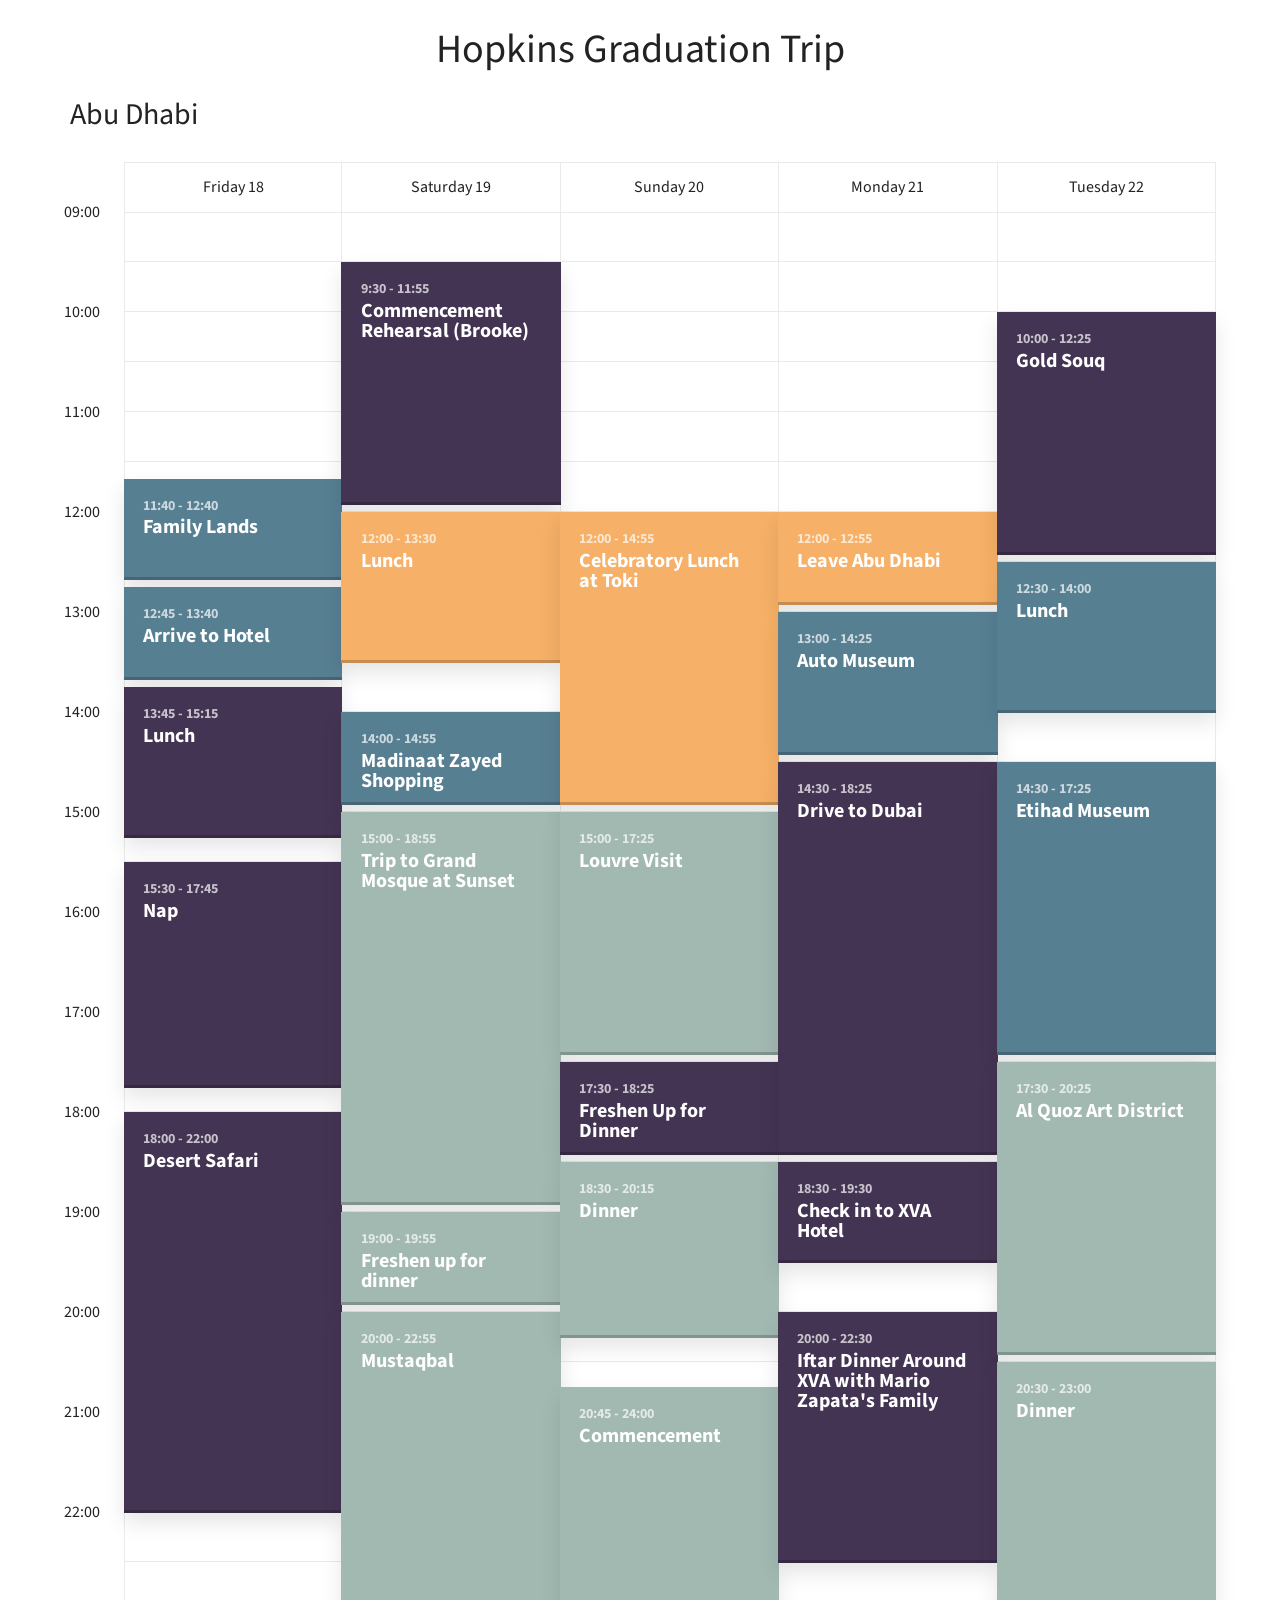
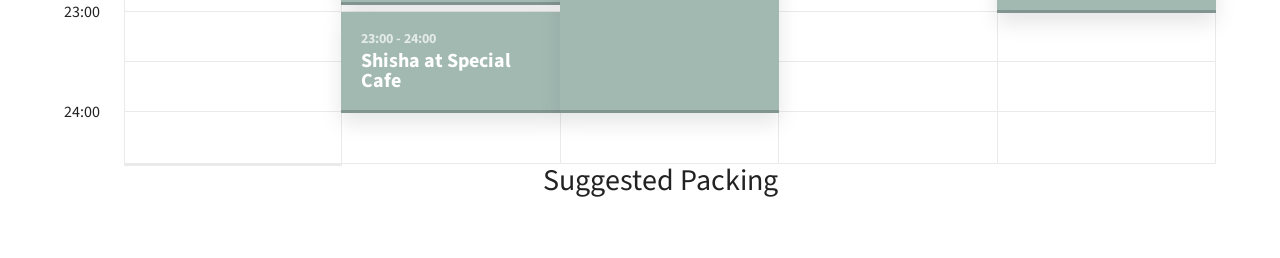
<file: index.html>
<!doctype html>
<html lang="en" class="no-js">
<head>
	<meta charset="UTF-8">
	<meta name="viewport" content="width=device-width, initial-scale=1">

	<link href="https://fonts.googleapis.com/css?family=Source+Sans+Pro:400,600" rel="stylesheet">
	<link rel="stylesheet" href="css/reset.css"> <!-- CSS reset -->
	<link rel="stylesheet" href="css/style.css"> <!-- Resource style -->

	<title>Hopkins Graduation Trip</title>
</head>
<body>
<h1 class="title">Hopkins Graduation Trip</h1>


<h1 class="location">Abu Dhabi</h1>
<div class="cd-schedule loading">
	<div class="timeline">
		<ul>
			<li><span>09:00</span></li>
			<li><span>09:30</span></li>
			<li><span>10:00</span></li>
			<li><span>10:30</span></li>
			<li><span>11:00</span></li>
			<li><span>11:30</span></li>
			<li><span>12:00</span></li>
			<li><span>12:30</span></li>
			<li><span>13:00</span></li>
			<li><span>13:30</span></li>
			<li><span>14:00</span></li>
			<li><span>14:30</span></li>
			<li><span>15:00</span></li>
			<li><span>15:30</span></li>
			<li><span>16:00</span></li>
			<li><span>16:30</span></li>
			<li><span>17:00</span></li>
			<li><span>17:30</span></li>
			<li><span>18:00</span></li>
			<li><span>18:30</span></li>
			<li><span>19:00</span></li>
			<li><span>19:30</span></li>
			<li><span>20:00</span></li>
			<li><span>20:30</span></li>
			<li><span>21:00</span></li>
			<li><span>21:30</span></li>
			<li><span>22:00</span></li>
			<li><span>22:30</span></li>
			<li><span>23:00</span></li>
			<li><span>23:30</span></li>
			<li><span>24:00</span></li>
		</ul>
	</div> <!-- .timeline -->

	<div class="events">
		<ul>
			<li class="events-group">
				<div class="top-info"><span>Friday 18</span></div>

				<ul>
					<li class="single-event" data-start="11:40" data-end="12:40" data-content="event-family-landing" data-event="event-1">
						<a href="#0">
							<em class="event-name">Family Lands</em>
						</a>
					</li>

					<li class="single-event" data-start="12:45" data-end="13:40" data-content="event-rowing-workout" data-event="event-1">
						<a href="#0">
							<em class="event-name">Arrive to Hotel</em>
						</a>
					</li>

					<li class="single-event" data-start="13:45" data-end="15:15"  data-content="event-lunch" data-event="event-2">
						<a href="#0">
							<em class="event-name">Lunch</em>
						</a>
					</li>
					<li class="single-event" data-start="15:30" data-end="17:45"  data-content="event-empty" data-event="event-2">
						<a href="#0">
							<em class="event-name">Nap</em>
						</a>
					</li>
					<li class="single-event" data-start="18:00" data-end="22:00"  data-content="event-desert-safari" data-event="event-2">
						<a href="#0">
							<em class="event-name">Desert Safari</em>
						</a>
					</li>
				</ul>
			</li>

			<li class="events-group">
				<div class="top-info"><span>Saturday 19</span></div>

				<ul>
					<li class="single-event" data-start="9:30" data-end="11:55"  data-content="event-commencement-rehersal" data-event="event-2">
						<a href="#0">
							<em class="event-name">Commencement Rehearsal (Brooke)</em>
						</a>
					</li>

					<li class="single-event" data-start="12:00" data-end="13:30"  data-content="event-lunch-sat" data-event="event-4">
						<a href="#0">
							<em class="event-name">Lunch</em>
						</a>
					</li>

					<li class="single-event" data-start="14:00" data-end="14:55" data-content="event-madinaat" data-event="event-1">
						<a href="#0">
							<em class="event-name">Madinaat Zayed Shopping</em>
						</a>
					</li>

					<li class="single-event" data-start="15:00" data-end="18:55"  data-content="event-mosque" data-event="event-3">
						<a href="#0">
							<em class="event-name">Trip to Grand Mosque at Sunset</em>
						</a>
					</li>
					<li class="single-event" data-start="19:00" data-end="19:55"  data-content="event-yoga-1" data-event="event-3">
						<a href="#0">
							<em class="event-name">Freshen up for dinner</em>
						</a>
					</li>
					<li class="single-event" data-start="20:00" data-end="22:55"  data-content="event-yoga-1" data-event="event-3">
						<a href="#0">
							<em class="event-name">Mustaqbal</em>
						</a>
					</li>
					<li class="single-event" data-start="23:00" data-end="24:00"  data-content="event-yoga-1" data-event="event-3">
						<a href="#0">
							<em class="event-name">Shisha at Special Cafe</em>
						</a>
					</li>
				</ul>
			</li>

			<li class="events-group">
				<div class="top-info"><span>Sunday 20</span></div>

				<ul>
					<li class="single-event" data-start="12:00" data-end="14:55" data-content="event-restorative-yoga" data-event="event-4">
						<a href="#0">
							<em class="event-name">Celebratory Lunch at Toki</em>
						</a>
					</li>

					<li class="single-event" data-start="15:00" data-end="17:25" data-content="event-yoga-1" data-event="event-3">
						<a href="#0">
							<em class="event-name">Louvre Visit</em>
						</a>
					</li>

					<li class="single-event" data-start="17:30" data-end="18:25"  data-content="event-rowing-workout" data-event="event-2">
						<a href="#0">
							<em class="event-name">Freshen Up for Dinner</em>
						</a>
					</li>

					<li class="single-event" data-start="18:30" data-end="20:15" data-content="event-yoga-1" data-event="event-3">
						<a href="#0">
							<em class="event-name">Dinner</em>
						</a>
					</li>
					<li class="single-event" data-start="20:45" data-end="24:00" data-content="event-yoga-1" data-event="event-3">
						<a href="#0">
							<em class="event-name">Commencement</em>
						</a>
					</li>
				</ul>
			</li>

			<li class="events-group">
				<div class="top-info"><span>Monday 21</span></div>

				<ul>

					<li class="single-event" data-start="12:00" data-end="12:55" data-content="event-restorative-yoga" data-event="event-4">
						<a href="#0">
							<em class="event-name">Leave Abu Dhabi</em>
						</a>
					</li>

					<li class="single-event" data-start="13:00" data-end="14:25" data-content="event-abs-circuit" data-event="event-1">
						<a href="#0">
							<em class="event-name">Auto Museum</em>
						</a>
					</li>

					<li class="single-event" data-start="14:30" data-end="18:25"  data-content="event-rowing-workout" data-event="event-2">
						<a href="#0">
							<em class="event-name">Drive to Dubai</em>
						</a>
					</li>
					<li class="single-event" data-start="18:30" data-end="19:30"  data-content="event-rowing-workout" data-event="event-2">
						<a href="#0">
							<em class="event-name">Check in to XVA Hotel</em>
						</a>
					</li>
					<li class="single-event" data-start="20:00" data-end="22:30"  data-content="event-rowing-workout" data-event="event-2">
						<a href="#0">
							<em class="event-name">Iftar Dinner Around XVA with Mario Zapata's Family</em>
						</a>
					</li>
				</ul>
			</li>

			<li class="events-group">
				<div class="top-info"><span>Tuesday 22</span></div>

				<ul>
					<li class="single-event" data-start="10:00" data-end="12:25"  data-content="event-rowing-workout" data-event="event-2">
						<a href="#0">
							<em class="event-name">Gold Souq</em>
						</a>
					</li>

					<li class="single-event" data-start="12:30" data-end="14:00" data-content="event-abs-circuit" data-event="event-1">
						<a href="#0">
							<em class="event-name">Lunch</em>
						</a>
					</li>
					<li class="single-event" data-start="14:30" data-end="17:25" data-content="event-abs-circuit" data-event="event-1">
						<a href="#0">
							<em class="event-name">Etihad Museum</em>
						</a>
					</li>

					<li class="single-event" data-start="17:30" data-end="20:25"  data-content="event-yoga-1" data-event="event-3">
						<a href="#0">
							<em class="event-name">Al Quoz Art District</em>
						</a>
					</li>
					<li class="single-event" data-start="20:30" data-end="23:00"  data-content="event-yoga-1" data-event="event-3">
						<a href="#0">
							<em class="event-name">Dinner</em>
						</a>
					</li>
				</ul>
			</li>
			<li class="events-group">
	<div class="event-modal">
		<header class="header">
			<div class="content">
				<span class="event-date"></span>
				<h3 class="event-name"></h3>
			</div>

			<div class="header-bg"></div>
		</header>

		<div class="body">
			<div class="event-info"></div>
			<div class="body-bg"></div>
		</div>

		<a href="#0" class="close">Close</a>
	</div>

	<div class="cover-layer"></div>
</div> <!-- .cd-schedule -->






<h1 class="info-section">Suggested Packing</h1>









<script src="js/modernizr.js"></script>
<script src="https://ajax.googleapis.com/ajax/libs/jquery/3.0.0/jquery.min.js"></script>
<script>
	if( !window.jQuery ) document.write('<script src="js/jquery-3.0.0.min.js"><\/script>');
</script>
<script src="js/main.js"></script> <!-- Resource jQuery -->
</body>
</html>
</file>
<file: css/style.css>
/* --------------------------------

Primary style

-------------------------------- */
*, *::after, *::before {
  box-sizing: border-box;
}

html {
  font-size: 62.5%;
}

body {
  font-size: 1.6rem;
  font-family: "Source Sans Pro", sans-serif;
  color: #222222;
  background-color: white;
}

a {
  color: #A2B9B2;
  text-decoration: none;
}

/* --------------------------------

Title style

-------------------------------- */

.title {
  text-align: center;
  font-size: 4rem;
  margin: 3rem;
}

.location{
  text-align: left;
  font-size: 3rem;
  margin: 3rem;
  margin-left: 70px;

}
.info-section{
  text-align: center;
  font-size: 3rem;
  margin: 3rem;
  margin-left: 70px;

}
/* --------------------------------

Main Components

-------------------------------- */
.cd-schedule {
  position: relative;
  margin: 2em 0;
}

.cd-schedule::before {
  /* never visible - this is used in js to check the current MQ */
  content: 'mobile';
  display: none;
}

@media only screen and (min-width: 800px) {
  .cd-schedule {
    width: 90%;
    max-width: 1400px;
    margin: 2em auto;
  }
  .cd-schedule::after {
    clear: both;
    content: "";
    display: block;
  }
  .cd-schedule::before {
    content: 'desktop';
  }
}

.cd-schedule .timeline {
  display: none;
}

@media only screen and (min-width: 800px) {
  .cd-schedule .timeline {
    display: block;
    position: absolute;
    top: 0;
    left: 0;
    height: 100%;
    width: 100%;
    padding-top: 50px;
  }
  .cd-schedule .timeline li {
    position: relative;
    height: 50px;
  }
  .cd-schedule .timeline li::after {
    /* this is used to create the table horizontal lines */
    content: '';
    position: absolute;
    bottom: 0;
    left: 0;
    width: 100%;
    height: 1px;
    background: #EAEAEA;
  }
  .cd-schedule .timeline li:last-of-type::after {
    display: none;
  }
  .cd-schedule .timeline li span {
    display: none;
  }
}

@media only screen and (min-width: 1000px) {
  .cd-schedule .timeline li::after {
    width: calc(100% - 60px);
    left: 60px;
  }
  .cd-schedule .timeline li span {
    display: inline-block;
    -webkit-transform: translateY(-50%);
        -ms-transform: translateY(-50%);
            transform: translateY(-50%);
  }
  .cd-schedule .timeline li:nth-of-type(2n) span {
    display: none;
  }
}

.cd-schedule .events {
  position: relative;
  z-index: 1;
}

.cd-schedule .events .events-group {
  margin-bottom: 30px;
}

.cd-schedule .events .top-info {
  width: 100%;
  padding: 0 5%;
}

.cd-schedule .events .top-info > span {
  display: inline-block;
  line-height: 1.2;
  margin-bottom: 10px;
  font-weight: bold;
}

.cd-schedule .events .events-group > ul {
  position: relative;
  padding: 0 5%;
  /* force its children to stay on one line */
  display: -webkit-box;
  display: -ms-flexbox;
  display: flex;
  overflow-x: scroll;
  -webkit-overflow-scrolling: touch;
}

.cd-schedule .events .events-group > ul::after {
  /* never visible - used to add a right padding to .events-group > ul */
  display: inline-block;
  content: '-';
  width: 1px;
  height: 100%;
  opacity: 0;
  color: transparent;
}

.cd-schedule .events .single-event {
  /* force them to stay on one line */
  -ms-flex-negative: 0;
      flex-shrink: 0;
  float: left;
  height: 150px;
  width: 70%;
  max-width: 300px;
  box-shadow: inset 0 -3px 0 rgba(0, 0, 0, 0.2);
  margin-right: 20px;
  -webkit-transition: opacity .2s, background .2s;
  transition: opacity .2s, background .2s;
}

.cd-schedule .events .single-event:last-of-type {
  margin-right: 5%;
}

.cd-schedule .events .single-event a {
  display: block;
  height: 100%;
  padding: .8em;
}

@media only screen and (min-width: 550px) {
  .cd-schedule .events .single-event {
    width: 40%;
  }
}

@media only screen and (min-width: 800px) {
  .cd-schedule .events {
    float: left;
    width: 100%;
  }
  .cd-schedule .events .events-group {
    width: 20%;
    float: left;
    border: 1px solid #EAEAEA;
    /* reset style */
    margin-bottom: 0;
  }
  .cd-schedule .events .events-group:not(:first-of-type) {
    border-left-width: 0;
  }
  .cd-schedule .events .top-info {
    /* vertically center its content */
    display: table;
    height: 50px;
    border-bottom: 1px solid #EAEAEA;
    /* reset style */
    padding: 0;
  }
  .cd-schedule .events .top-info > span {
    /* vertically center inside its parent */
    display: table-cell;
    vertical-align: middle;
    padding: 0 .5em;
    text-align: center;
    /* reset style */
    font-weight: normal;
    margin-bottom: 0;
  }
  .cd-schedule .events .events-group > ul {
    height: 1550px;
    /* reset style */
    display: block;
    overflow: visible;
    padding: 0;
  }
  .cd-schedule .events .events-group > ul::after {
    clear: both;
    content: "";
    display: block;
  }
  .cd-schedule .events .events-group > ul::after {
    /* reset style */
    display: none;
  }
  .cd-schedule .events .single-event {
    position: absolute;
    z-index: 3;
    /* top position and height will be set using js */
    width: calc(100% + 2px);
    left: -1px;
    box-shadow: 0 10px 20px rgba(0, 0, 0, 0.1), inset 0 -3px 0 rgba(0, 0, 0, 0.2);
    /* reset style */
    -ms-flex-negative: 1;
        flex-shrink: 1;
    height: auto;
    max-width: none;
    margin-right: 0;
  }
  .cd-schedule .events .single-event a {
    padding: 1.2em;
  }
  .cd-schedule .events .single-event:last-of-type {
    /* reset style */
    margin-right: 0;
  }
  .cd-schedule .events .single-event.selected-event {
    /* the .selected-event class is added when an user select the event */
    visibility: hidden;
  }
}

@media only screen and (min-width: 1000px) {
  .cd-schedule .events {
    /* 60px is the .timeline element width */
    width: calc(100% - 60px);
    margin-left: 60px;
  }
}

.cd-schedule.loading .events .single-event {
  /* the class .loading is added by default to the .cd-schedule element
	   it is removed as soon as the single events are placed in the schedule plan (using javascript) */
  opacity: 0;
}

.cd-schedule .event-name,
.cd-schedule .event-date {
  display: block;
  color: white;
  font-weight: bold;
  -webkit-font-smoothing: antialiased;
  -moz-osx-font-smoothing: grayscale;
}

.cd-schedule .event-name {
  font-size: 2.4rem;
}

@media only screen and (min-width: 800px) {
  .cd-schedule .event-name {
    font-size: 2rem;
  }
}

.cd-schedule .event-date {
  /* they are not included in the the HTML but added using JavScript */
  font-size: 1.4rem;
  opacity: .7;
  line-height: 1.2;
  margin-bottom: .2em;
}

.cd-schedule .single-event[data-event="event-1"],
.cd-schedule [data-event="event-1"] .header-bg {
  /* this is used to set a background color for the event and the modal window */
  background: #577F92;
}

.cd-schedule .single-event[data-event="event-1"]:hover {
  background: #618da1;
}

.cd-schedule .single-event[data-event="event-2"],
.cd-schedule [data-event="event-2"] .header-bg {
  background: #443453;
}

.cd-schedule .single-event[data-event="event-2"]:hover {
  background: #513e63;
}

.cd-schedule .single-event[data-event="event-3"],
.cd-schedule [data-event="event-3"] .header-bg {
  background: #A2B9B2;
}

.cd-schedule .single-event[data-event="event-3"]:hover {
  background: #b1c4be;
}

.cd-schedule .single-event[data-event="event-4"],
.cd-schedule [data-event="event-4"] .header-bg {
  background: #f6b067;
}

.cd-schedule .single-event[data-event="event-4"]:hover {
  background: #f7bd7f;
}

.cd-schedule .event-modal {
  position: fixed;
  z-index: 3;
  top: 0;
  right: 0;
  height: 100%;
  width: 100%;
  visibility: hidden;
  /* Force Hardware acceleration */
  -webkit-transform: translateZ(0);
          transform: translateZ(0);
  -webkit-transform: translateX(100%);
      -ms-transform: translateX(100%);
          transform: translateX(100%);
  -webkit-transition: visibility .4s, -webkit-transform .4s;
  transition: visibility .4s, -webkit-transform .4s;
  transition: transform .4s, visibility .4s;
  transition: transform .4s, visibility .4s, -webkit-transform .4s;
  -webkit-transition-timing-function: cubic-bezier(0.5, 0, 0.1, 1);
          transition-timing-function: cubic-bezier(0.5, 0, 0.1, 1);
}

.cd-schedule .event-modal .header {
  position: relative;
  height: 70px;
  /* vertically center its content */
  display: table;
  width: 100%;
}

.cd-schedule .event-modal .header .content {
  position: relative;
  z-index: 3;
  /* vertically center inside its parent */
  display: table-cell;
  vertical-align: middle;
  padding: .6em 5%;
}

.cd-schedule .event-modal .body {
  position: relative;
  width: 100%;
  /* 70px is the .header height */
  height: calc(100% - 70px);
}

.cd-schedule .event-modal .event-info {
  position: relative;
  z-index: 2;
  line-height: 1.4;
  height: 100%;
  overflow: hidden;
}

.cd-schedule .event-modal .event-info > div {
  overflow: auto;
  height: 100%;
  padding: 1.4em 5%;
}

.cd-schedule .event-modal .header-bg, .cd-schedule .event-modal .body-bg {
  /* these are the morphing backgrounds - visible on desktop only */
  position: absolute;
  top: 0;
  left: 0;
  height: 100%;
  width: 100%;
}

.cd-schedule .event-modal .body-bg {
  z-index: 1;
  background: white;
  -webkit-transform-origin: top left;
      -ms-transform-origin: top left;
          transform-origin: top left;
}

.cd-schedule .event-modal .header-bg {
  z-index: 2;
  -webkit-transform-origin: top center;
      -ms-transform-origin: top center;
          transform-origin: top center;
}

.cd-schedule .event-modal .close {
  /* this is the 'X' icon */
  position: absolute;
  top: 0;
  right: 0;
  z-index: 3;
  background: rgba(0, 0, 0, 0.1);
  /* replace text with icon */
  color: transparent;
  white-space: nowrap;
  text-indent: 100%;
  height: 70px;
  width: 70px;
}

.cd-schedule .event-modal .close::before, .cd-schedule .event-modal .close::after {
  /* these are the two lines of the 'X' icon */
  content: '';
  position: absolute;
  top: 50%;
  left: 50%;
  width: 2px;
  height: 22px;
  background: white;
  -webkit-backface-visibility: hidden;
  backface-visibility: hidden;
}

.cd-schedule .event-modal .close::before {
  -webkit-transform: translateX(-50%) translateY(-50%) rotate(45deg);
      -ms-transform: translateX(-50%) translateY(-50%) rotate(45deg);
          transform: translateX(-50%) translateY(-50%) rotate(45deg);
}

.cd-schedule .event-modal .close::after {
  -webkit-transform: translateX(-50%) translateY(-50%) rotate(-45deg);
      -ms-transform: translateX(-50%) translateY(-50%) rotate(-45deg);
          transform: translateX(-50%) translateY(-50%) rotate(-45deg);
}

.cd-schedule .event-modal .event-date {
  display: none;
}

.cd-schedule .event-modal.no-transition {
  -webkit-transition: none;
  transition: none;
}

.cd-schedule .event-modal.no-transition .header-bg, .cd-schedule .event-modal.no-transition .body-bg {
  -webkit-transition: none;
  transition: none;
}

@media only screen and (min-width: 800px) {
  .cd-schedule .event-modal {
    /* reset style */
    right: auto;
    width: auto;
    height: auto;
    -webkit-transform: translateX(0);
        -ms-transform: translateX(0);
            transform: translateX(0);
    will-change: transform, width, height;
    -webkit-transition: height .4s, width .4s, visibility .4s, -webkit-transform .4s;
    transition: height .4s, width .4s, visibility .4s, -webkit-transform .4s;
    transition: height .4s, width .4s, transform .4s, visibility .4s;
    transition: height .4s, width .4s, transform .4s, visibility .4s, -webkit-transform .4s;
    -webkit-transition-timing-function: cubic-bezier(0.5, 0, 0.1, 1);
            transition-timing-function: cubic-bezier(0.5, 0, 0.1, 1);
  }
  .cd-schedule .event-modal .header {
    position: absolute;
    display: block;
    top: 0;
    left: 0;
    height: 100%;
  }
  .cd-schedule .event-modal .header .content {
    /* reset style */
    display: block;
    padding: .8em;
  }
  .cd-schedule .event-modal .event-info > div {
    padding: 2em 3em 2em 2em;
  }
  .cd-schedule .event-modal .body {
    height: 100%;
    width: auto;
  }
  .cd-schedule .event-modal .header-bg, .cd-schedule .event-modal .body-bg {
    /* Force Hardware acceleration */
    -webkit-transform: translateZ(0);
            transform: translateZ(0);
    will-change: transform;
    -webkit-backface-visibility: hidden;
            backface-visibility: hidden;
  }
  .cd-schedule .event-modal .header-bg {
    -webkit-transition: -webkit-transform .4s;
    transition: -webkit-transform .4s;
    transition: transform .4s;
    transition: transform .4s, -webkit-transform .4s;
    -webkit-transition-timing-function: cubic-bezier(0.5, 0, 0.1, 1);
            transition-timing-function: cubic-bezier(0.5, 0, 0.1, 1);
  }
  .cd-schedule .event-modal .body-bg {
    opacity: 0;
    -webkit-transform: none;
        -ms-transform: none;
            transform: none;
  }
  .cd-schedule .event-modal .event-date {
    display: block;
  }
  .cd-schedule .event-modal .close, .cd-schedule .event-modal .event-info {
    opacity: 0;
  }
  .cd-schedule .event-modal .close {
    width: 40px;
    height: 40px;
    background: transparent;
  }
  .cd-schedule .event-modal .close::after, .cd-schedule .event-modal .close::before {
    background: #222222;
    height: 16px;
  }
}

@media only screen and (min-width: 1000px) {
  .cd-schedule .event-modal .header .content {
    padding: 1.2em;
  }
}

.cd-schedule.modal-is-open .event-modal {
  /* .modal-is-open class is added as soon as an event is selected */
  -webkit-transform: translateX(0);
      -ms-transform: translateX(0);
          transform: translateX(0);
  visibility: visible;
}

.cd-schedule.modal-is-open .event-modal .event-info > div {
  /* smooth scroll on iOS touch devices */
  -webkit-overflow-scrolling: touch;
}

@media only screen and (min-width: 800px) {
  .cd-schedule.animation-completed .event-modal .close,
  .cd-schedule.content-loaded.animation-completed .event-modal .event-info {
    /* 	the .animation-completed class is added when the modal animation is completed
			the .content-loaded class is added when the modal content has been loaded (using ajax) */
    opacity: 1;
    -webkit-transition: opacity .2s;
    transition: opacity .2s;
  }
  .cd-schedule.modal-is-open .body-bg {
    opacity: 1;
    -webkit-transition: -webkit-transform .4s;
    transition: -webkit-transform .4s;
    transition: transform .4s;
    transition: transform .4s, -webkit-transform .4s;
    -webkit-transition-timing-function: cubic-bezier(0.5, 0, 0.1, 1);
            transition-timing-function: cubic-bezier(0.5, 0, 0.1, 1);
  }
}

.cd-schedule .cover-layer {
  /* layer between the content and the modal window */
  position: fixed;
  z-index: 2;
  top: 0;
  left: 0;
  height: 100%;
  width: 100%;
  background: rgba(0, 0, 0, 0.8);
  opacity: 0;
  visibility: hidden;
  -webkit-transition: opacity .4s, visibility .4s;
  transition: opacity .4s, visibility .4s;
}

.cd-schedule.modal-is-open .cover-layer {
  opacity: 1;
  visibility: visible;
}
</file>
